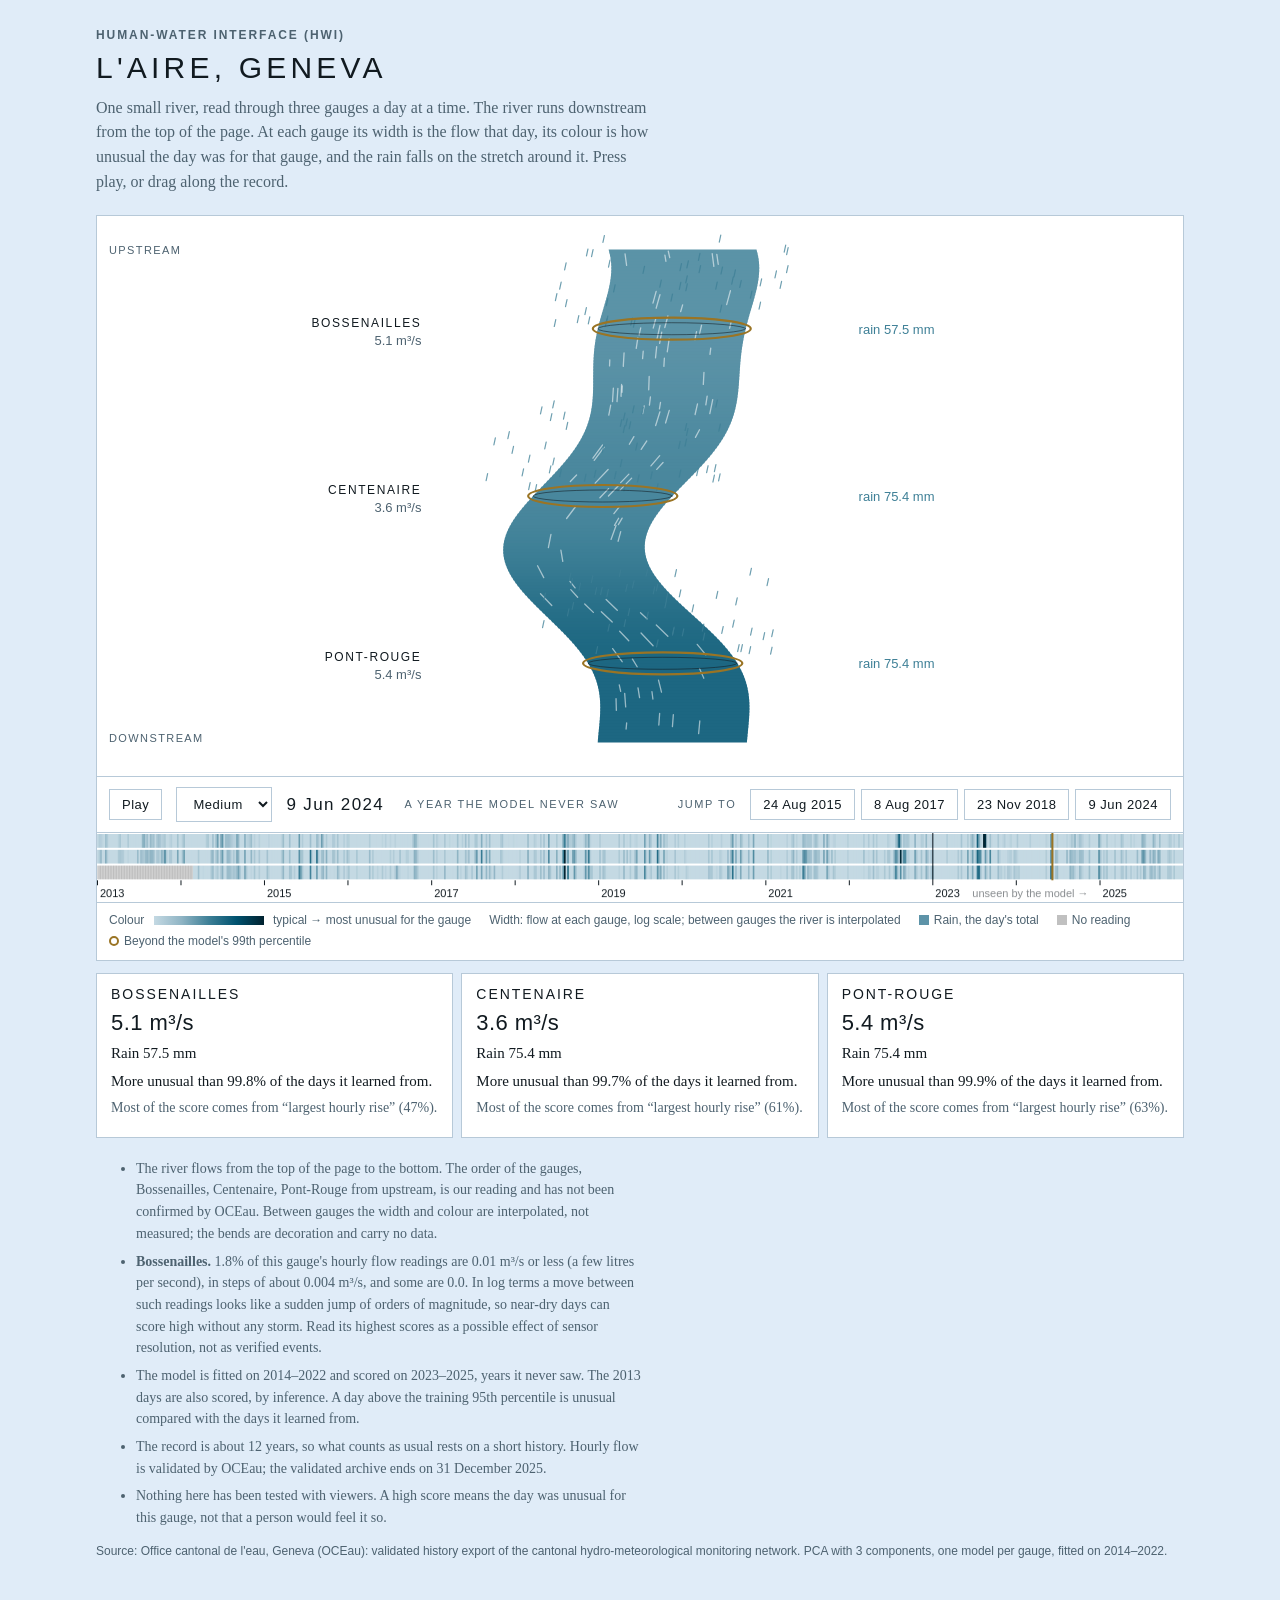
<file: docs/aire/index.html>
<!doctype html>
<html lang="en">
<head>
<meta charset="utf-8">
<meta name="viewport" content="width=device-width, initial-scale=1">
<meta name="robots" content="noindex, nofollow">
<title>L'Aire, Geneva · Human-Water Interface</title>
<style>
/* Human-Water Interface artefact for L'Aire, Geneva. Reads hwi.json (derived from OCEau's validated export) or window.__HWI__. Unlisted, not indexed. */
:root {
  --bg: #e0ecf8; --panel: #ffffff; --ink: #111a20; --muted: #4d6270; --rule: #b7c9d8;
  --c0: #c4d9e3; --c1: #8fb4c4; --c2: #3d7f96; --c3: #00526f; --c4: #00212e;   /* typical .. most unusual */
  --gold: #9a7424; --rain: #5d93a8; color-scheme: light;
  --title: neue-frutiger-world, Frutiger, "Helvetica Neue", Helvetica, Arial, sans-serif;
  --body: athelas, "Crimson Pro", Georgia, "Times New Roman", serif;
}
* { box-sizing: border-box; }
[hidden] { display: none !important; }
body { margin: 0; background: var(--bg); color: var(--ink); font: 16px/1.55 var(--body); }
.wrap { max-width: 1120px; margin: 0 auto; padding: 28px 16px 56px; }
.eyebrow { font: 700 12px/1.3 var(--title); letter-spacing: .16em; text-transform: uppercase; color: var(--muted); margin: 0 0 6px; }
h1 { font: 400 clamp(22px, 3.4vw, 30px)/1.2 var(--title); letter-spacing: .14em; text-transform: uppercase; margin: 0 0 10px; }
.deck { color: var(--muted); max-width: 70ch; margin: 0 0 20px; }
.panel { background: var(--panel); border: 1px solid var(--rule); }
.stage { position: relative; }
canvas { display: block; width: 100%; }
#river { height: clamp(440px, 62vw, 560px); touch-action: pan-y; }
#strip { height: 70px; cursor: ew-resize; touch-action: none; border-top: 1px solid var(--rule); }
.bar { display: flex; flex-wrap: wrap; align-items: center; gap: 10px 14px; padding: 10px 12px; border-top: 1px solid var(--rule); font-family: var(--title); font-size: 13px; }
button, select { font: 400 13px/1 var(--title); letter-spacing: .04em; padding: 8px 12px; border: 1px solid var(--rule); background: var(--panel); color: var(--ink); border-radius: 0; cursor: pointer; }
button[aria-pressed="true"] { background: var(--ink); color: var(--panel); border-color: var(--ink); }
button:focus-visible, canvas:focus-visible, select:focus-visible { outline: 2px solid var(--c3); outline-offset: 2px; }
.date { font: 400 17px/1 var(--title); letter-spacing: .08em; min-width: 11ch; }
.tag { font: 400 11px/1 var(--title); letter-spacing: .14em; text-transform: uppercase; color: var(--muted); }
.spacer { flex: 1; }
.legend { display: flex; flex-wrap: wrap; align-items: center; gap: 6px 18px; font: 400 12px/1.3 var(--title); color: var(--muted); padding: 10px 12px; border-top: 1px solid var(--rule); }
.legend .ramp { display: inline-block; width: 110px; height: 9px; vertical-align: middle; margin: 0 6px; background: linear-gradient(90deg, var(--c0), var(--c1), var(--c2), var(--c3), var(--c4)); }
.legend i { display: inline-block; width: 10px; height: 10px; vertical-align: -1px; margin-right: 5px; }
.cards { display: grid; grid-template-columns: repeat(3, minmax(0, 1fr)); gap: 8px; margin: 12px 0 0; }
.card { padding: 12px 14px; }
.card h2 { font: 400 14px/1.2 var(--title); letter-spacing: .14em; text-transform: uppercase; margin: 0 0 8px; }
.card p { margin: 0 0 6px; font-size: 15px; line-height: 1.45; }
.card .big { font: 400 22px/1.1 var(--title); letter-spacing: .02em; margin: 0 0 8px; }
.card .why { font-size: 14px; color: var(--muted); }
.notes { margin: 20px 0 0; max-width: 78ch; font-size: 14px; color: var(--muted); }
.notes li { margin: 0 0 6px; }
.src { font: 400 12px/1.4 var(--title); color: var(--muted); margin: 14px 0 0; }
@media (max-width: 760px) { .cards { grid-template-columns: 1fr; } }
</style>
</head>
<body>
<div class="wrap">
  <p class="eyebrow">Human-Water Interface (HWI)</p>
  <h1>L'Aire, Geneva</h1>
  <p class="deck">One small river, read through three gauges a day at a time. The river runs downstream from the top of the page. At each gauge its width is the flow that day, its colour is how unusual the day was for that gauge, and the rain falls on the stretch around it. Press play, or drag along the record.</p>

  <div class="panel stage">
    <canvas id="river" tabindex="0" aria-label="The Aire as one river with three gauges, on the selected day"></canvas>
    <div class="bar">
      <button id="play" type="button" aria-pressed="false">Play</button>
      <select id="speed" aria-label="Speed"><option value="3">Slow</option><option value="8" selected>Medium</option><option value="20">Fast</option></select>
      <span class="date" id="date"></span>
      <span class="tag" id="seen"></span>
      <span class="spacer"></span>
      <span class="tag">Jump to</span>
      <span id="jumps" style="display:flex;flex-wrap:wrap;gap:6px"></span>
    </div>
    <canvas id="strip" aria-label="The whole record, one column per week, three gauges stacked. Drag to move through time."></canvas>
    <div class="legend">
      <span>Colour <span class="ramp"></span> typical → most unusual for the gauge</span>
      <span>Width: flow at each gauge, log scale; between gauges the river is interpolated</span>
      <span><i style="background:var(--rain)"></i>Rain, the day's total</span>
      <span><i style="background:rgba(116,116,116,.45)"></i>No reading</span>
      <span><i style="border:2px solid var(--gold);border-radius:50%"></i>Beyond the model's 99th percentile</span>
    </div>
  </div>

  <div class="cards" id="cards"></div>

  <ul class="notes" id="notes"></ul>
  <p class="src" id="src"></p>
  <p id="err" class="notes" hidden>The data file (hwi.json) was not found.</p>
</div>

<script>
(function () {
  const $ = (id) => document.getElementById(id);
  const clamp = (x, a = 0, b = 1) => Math.max(a, Math.min(b, x));
  const lerp = (a, b, t) => a + (b - a) * t;
  const MS = 864e5, D0 = Date.UTC(2013, 0, 1);
  const RAMP = [[0, [196, 217, 227]], [0.3, [143, 180, 196]], [0.6, [61, 127, 150]], [0.85, [0, 82, 111]], [1, [0, 33, 46]]];
  const ramp = (s) => {
    s = clamp(s);
    for (let i = 1; i < RAMP.length; i++) if (s <= RAMP[i][0]) {
      const [a, ca] = RAMP[i - 1], [b, cb] = RAMP[i], t = (s - a) / (b - a);
      return `rgb(${ca.map((v, k) => Math.round(lerp(v, cb[k], t))).join(",")})`;
    }
    return "rgb(0,33,46)";
  };
  const cv = $("river"), cx = cv.getContext("2d"), sv = $("strip"), sx = sv.getContext("2d");
  let D, G, N, FEAT, t = 0, playing = false, last = 0, dragging = false, Q1;
  const dateOf = (i) => new Date(D0 + Math.round(i) * MS);
  const fmt = (i) => dateOf(i).toLocaleDateString("en-GB", { day: "numeric", month: "short", year: "numeric", timeZone: "UTC" });
  const fontT = '"neue-frutiger-world", Frutiger, "Helvetica Neue", Helvetica, Arial, sans-serif';

  // a value at fractional day tau: linear between two days that both have a reading, else the nearest day (null = none)
  function at(arr, tau) {
    const i0 = Math.floor(tau);
    if (i0 < 0 || i0 >= N) return null;
    const a = arr[i0], b = i0 + 1 < N ? arr[i0 + 1] : null, f = tau - i0;
    if (a != null && b != null) return lerp(a, b, f);
    const n = f < 0.5 ? a : b;
    return n == null ? null : n;
  }
  const L0 = Math.log10(0.02);
  const wid = (q) => clamp((Math.log10(q + 0.02) - L0) / (Math.log10(Q1 + 0.02) - L0));

  function size(c) {
    const r = c.getBoundingClientRect(), d = Math.min(window.devicePixelRatio || 1, 2);
    if (c.width !== Math.round(r.width * d) || c.height !== Math.round(r.height * d)) { c.width = Math.round(r.width * d); c.height = Math.round(r.height * d); }
    c.getContext("2d").setTransform(d, 0, 0, d, 0, 0);
    return [r.width, r.height];
  }

  // One river, drawn as a single body that flows down the page. The gauges are stations along it, upstream first;
  // the width at a station is that gauge's flow on the shown day and the body is interpolated between them.
  const smooth = (x) => x * x * (3 - 2 * x);
  const centre = (u, w) => w * 0.5 + Math.sin(u * 6.9 + 0.6) * w * 0.045 + Math.sin(u * 14.5 + 2.1) * w * 0.016;   // decorative bend, no data
  const hash = (k) => { const x = Math.sin(k * 127.1 + 311.7) * 43758.5453; return x - Math.floor(x); };

  function drawRiver(now) {
    const [w, h] = size(cv);
    cx.clearRect(0, 0, w, h);
    const top = 34, bot = h - 34, span = bot - top, maxHalf = Math.min(w * 0.13, 92);
    const ys = G.map((_, i) => top + span * (0.16 + 0.34 * i));              // stations at 16%, 50%, 84% of the way down
    const q = G.map((g) => at(g.rec, t)), sh = G.map((g) => at(g.norm, t)), rn = G.map((g) => at(g.rain, t));
    const have = q.filter((v) => v != null);
    const half = q.map((v) => (v == null ? null : 3 + wid(v) * (maxHalf - 3)));
    const fill = (i) => half[i] != null ? half[i] : have.length ? (half.filter((v) => v != null).reduce((a, v) => a + v, 0) / have.length) : maxHalf * 0.3;
    const hs = G.map((_, i) => fill(i));
    const at2 = (y, arr) => {                                                  // value at height y, flat beyond the end stations
      if (y <= ys[0]) return arr[0];
      for (let i = 1; i < ys.length; i++) if (y <= ys[i]) return lerp(arr[i - 1], arr[i], smooth((y - ys[i - 1]) / (ys[i] - ys[i - 1])));
      return arr[arr.length - 1];
    };
    const shs = sh.map((v) => (v == null ? 0 : v));
    const miss = (y) => ys.some((yy, i) => half[i] == null && Math.abs(y - yy) < span * 0.17);
    const cl = (y) => centre((y - top) / span, w);
    for (let y = top; y < bot; y += 3) {
      const hw = at2(y, hs), c0 = cl(y), c1 = cl(y + 3), hw1 = at2(y + 3, hs);
      cx.fillStyle = miss(y) ? "rgba(116,116,116,0.30)" : ramp(at2(y, shs));
      cx.beginPath();
      cx.moveTo(c0 - hw, y - 0.5); cx.lineTo(c0 + hw, y - 0.5); cx.lineTo(c1 + hw1, y + 3.5); cx.lineTo(c1 - hw1, y + 3.5); cx.closePath(); cx.fill();
    }
    // the water moving: pale streaks run downstream faster where there is more of it
    const speed = (y) => 0.025 + 0.16 * (at2(y, G.map((_, i) => (q[i] == null ? 0.3 : wid(q[i])))));
    cx.strokeStyle = "rgba(255,255,255,0.55)"; cx.lineWidth = 1.3; cx.lineCap = "round";
    for (let k = 0; k < 90; k++) {
      const lat = (hash(k + 99) * 2 - 1) * 0.8, y0 = hash(k + 7);
      // each streak keeps its lane and drifts downstream at the speed of the water where it started
      const y = top + ((y0 + (now / 1000) * speed(top + y0 * span) * 0.9) % 1) * span, len = 6 + 8 * hash(k + 5);
      if (y + len > bot) continue;
      cx.beginPath(); cx.moveTo(cl(y) + at2(y, hs) * lat, y); cx.lineTo(cl(y + len) + at2(y + len, hs) * lat, y + len); cx.stroke();
    }
    // the rain falling on each station's reach
    cx.strokeStyle = "rgba(61,127,150,0.75)"; cx.lineWidth = 1.2;
    G.forEach((g, i) => {
      const r = rn[i]; if (r == null || r < 0.2) return;
      const nd = Math.round(clamp(Math.log10(1 + r) / Math.log10(76)) * 46);
      for (let k = 0; k < nd; k++) {
        const ph = (hash(k + i * 50) + now / 1000 * (0.7 + 0.5 * hash(k + 20 + i))) % 1, dyy = ys[i] - 96 + ph * 88;
        const xx = cl(ys[i]) + (hash(k + 300 + i * 50) * 2 - 1) * (maxHalf * 1.3);
        cx.beginPath(); cx.moveTo(xx, dyy); cx.lineTo(xx - 1.5, dyy + 7); cx.stroke();
      }
    });
    // stations: a cross-section ring, ringed in gold beyond the model's 99th percentile, with name and readings beside it
    cx.textBaseline = "alphabetic";
    G.forEach((g, i) => {
      const c = cl(ys[i]), hw = hs[i], sc = at(g.score, t);
      cx.strokeStyle = "rgba(17,26,32,0.55)"; cx.lineWidth = 1;
      cx.beginPath(); cx.ellipse(c, ys[i], hw, 6, 0, 0, Math.PI * 2); cx.stroke();
      if (sc != null && sc > g.p99) { cx.strokeStyle = "#9a7424"; cx.lineWidth = 2.2; cx.beginPath(); cx.ellipse(c, ys[i], hw + 5, 11, 0, 0, Math.PI * 2); cx.stroke(); }
      const xl = w * 0.5 - maxHalf * 1.55 - w * 0.07, xr = w * 0.5 + maxHalf * 1.55 + w * 0.07;   // clear of the widest swing of the bends
      cx.fillStyle = "#111a20"; cx.font = `400 12px ${fontT}`; cx.textAlign = "right";
      if ("letterSpacing" in cx) cx.letterSpacing = "1.6px";
      cx.fillText(g.name.toUpperCase(), xl, ys[i] - 2);
      if ("letterSpacing" in cx) cx.letterSpacing = "0px";
      cx.fillStyle = "#4d6270"; cx.font = `400 13px ${fontT}`;
      cx.fillText(q[i] == null ? "no reading" : `${q[i].toFixed(q[i] < 1 ? 2 : 1)} m³/s`, xl, ys[i] + 16);
      cx.textAlign = "left";
      cx.fillStyle = "#3d7f96"; cx.fillText(rn[i] == null ? "no rain reading" : `rain ${rn[i].toFixed(1)} mm`, xr, ys[i] + 5);
    });
    cx.textAlign = "left"; cx.fillStyle = "#4d6270"; cx.font = `400 11px ${fontT}`;
    if ("letterSpacing" in cx) cx.letterSpacing = "1.4px";
    cx.fillText("UPSTREAM", 12, top + 4); cx.fillText("DOWNSTREAM", 12, bot);
    if ("letterSpacing" in cx) cx.letterSpacing = "0px";
  }

  // the whole record: one column per week, three rows; colour = the week's highest score shade
  const WEEKS = () => Math.ceil(N / 7);
  function drawStrip() {
    const [w, h] = size(sv);
    sx.clearRect(0, 0, w, h);
    const rows = G.length, rh = (h - 22) / rows, nW = WEEKS(), cw = w / nW;
    G.forEach((g, gi) => {
      for (let k = 0; k < nW; k++) {
        let best = null, any = false;
        for (let d = k * 7; d < Math.min(N, k * 7 + 7); d++) { if (g.rec[d] != null) any = true; const s = g.norm[d]; if (s != null && (best == null || s > best)) best = s; }
        sx.fillStyle = !any ? "rgba(116,116,116,0.28)" : ramp(best || 0);
        sx.fillRect(k * cw, gi * rh + 1, Math.ceil(cw) + 0.5, rh - 2);
      }
    });
    // the years the model never saw
    const x23 = (Date.UTC(2023, 0, 1) - D0) / MS / N * w;
    sx.fillStyle = "#111a20"; sx.font = `400 11px ${fontT}`;
    for (let y = 2013; y <= 2025; y++) { const x = (Date.UTC(y, 0, 1) - D0) / MS / N * w; sx.fillRect(x, rows * rh, 1, 5); if (y % 2 === 1) sx.fillText(String(y), x + 3, h - 5); }
    sx.fillStyle = "rgba(17,26,32,0.5)"; sx.fillText("unseen by the model →", x23 + 40, h - 5);
    sx.strokeStyle = "#111a20"; sx.lineWidth = 1; sx.beginPath(); sx.moveTo(x23 + 0.5, 0); sx.lineTo(x23 + 0.5, rows * rh); sx.stroke();
    // the shown window and the present
    const xb = clamp(t / N) * w;
    sx.strokeStyle = "#9a7424"; sx.lineWidth = 2; sx.beginPath(); sx.moveTo(xb, 0); sx.lineTo(xb, rows * rh); sx.stroke();
  }

  let shown = -1;
  function cards() {
    const i = clamp(Math.round(t), 0, N - 1);
    $("date").textContent = fmt(i);
    const yr = dateOf(i).getUTCFullYear();
    $("seen").textContent = yr >= 2023 ? "A year the model never saw" : yr === 2013 ? "Scored, not learned from" : "A year the model learned from";
    if (i === shown) return;
    shown = i;
    $("cards").innerHTML = G.map((g) => {
      const q = g.rec[i], rain = g.rain[i], sc = g.score[i], pc = g.pct[i];
      let why = "";
      if (sc != null && sc > g.p90) {
        const r = FEAT.map((f, j) => [f.label, g.res[j][i] || 0]).sort((a, b) => b[1] - a[1])[0];
        why = `Most of the score comes from “${r[0].toLowerCase()}” (${Math.round(100 * r[1] / sc)}%).`;
      } else if (sc != null) why = "Within the usual range of days it learned from.";
      return `<div class="panel card"><h2>${g.name}</h2>
        <p class="big">${q == null ? "No reading" : q.toFixed(q < 1 ? 2 : 1) + " m³/s"}</p>
        <p>${rain == null ? "No rain reading" : "Rain " + rain.toFixed(1) + " mm"}</p>
        <p>${pc == null ? "Not scored." : `More unusual than ${pc >= 0.9995 ? "99.9%" : (pc * 100).toFixed(pc > 0.99 ? 1 : 0) + "%"} of the days it learned from.`}</p>
        <p class="why">${why}</p></div>`;
    }).join("");
  }

  function frame(now) {
    if (playing) {
      const dt = Math.min(0.1, (now - last) / 1000);
      t += dt * Number($("speed").value);
      if (t >= N - 1) { t = N - 1; setPlaying(false); }
    }
    last = now;
    drawRiver(now); drawStrip(); cards();
    requestAnimationFrame(frame);
  }
  function setPlaying(on) { playing = on; $("play").textContent = on ? "Pause" : "Play"; $("play").setAttribute("aria-pressed", on); }
  function seek(i) { t = clamp(i, 0, N - 1); shown = -1; }
  function stripAt(e) {
    const r = sv.getBoundingClientRect(), x = (e.clientX - r.left) / r.width;
    seek(x * N);
  }

  function init(data) {
    D = data; G = D.groups; N = G[0].n; FEAT = D.features;
    Q1 = Math.max(...G.map((g) => Math.max(...g.rec.filter((v) => v != null))));
    // starting points: days when at least two gauges were beyond the model's 99th percentile, the rainiest first (one per spell).
    // A single gauge's top score is not enough: Bossenailles's highest days are near-zero readings, not storms (see the note).
    const picks = [];
    for (let i = 0; i < N; i++) {
      if (G.filter((g) => g.score[i] != null && g.score[i] > g.p99).length >= 2) picks.push([i, G.reduce((a, g) => a + (g.rain[i] || 0), 0) / G.length]);
    }
    picks.sort((a, b) => b[1] - a[1]);
    const chosen = [];
    for (const [d] of picks) if (chosen.every((c) => Math.abs(c - d) > 5)) chosen.push(d);
    $("jumps").innerHTML = chosen.slice(0, 4).sort((a, b) => a - b).map((d) => `<button type="button" data-d="${d}">${fmt(d).replace(/ (\d{4})$/, " $1")}</button>`).join("");
    $("jumps").addEventListener("click", (e) => { const b = e.target.closest("button"); if (b) { setPlaying(false); seek(Number(b.dataset.d)); } });
    $("notes").innerHTML = [
      `The river flows from the top of the page to the bottom. The order of the gauges, Bossenailles, Centenaire, Pont-Rouge from upstream, is our reading and has not been confirmed by OCEau. Between gauges the width and colour are interpolated, not measured; the bends are decoration and carry no data.`,
      ...(D.groups.map((g) => g.note).filter(Boolean).map((n) => `<b>${G.find((g) => g.note === n).name}.</b> ${n}`)),
      ...D.limits.filter((l) => !/order along the river/.test(l)),
    ].map((n) => `<li>${n}</li>`).join("");
    $("src").textContent = `Source: ${D.source} ${D.method}`;
    const qd = new URLSearchParams(location.search).get("d");          // ?d=2024-06-09 opens on that day
    seek(qd && !isNaN(Date.parse(qd)) ? (Date.parse(qd) - D0) / MS : chosen.length ? chosen[0] : N - 1);
    $("play").addEventListener("click", () => { if (t >= N - 1) seek(0); setPlaying(!playing); });
    sv.addEventListener("pointerdown", (e) => { dragging = true; sv.setPointerCapture(e.pointerId); setPlaying(false); stripAt(e); });
    sv.addEventListener("pointermove", (e) => { if (dragging) stripAt(e); });
    sv.addEventListener("pointerup", () => { dragging = false; });
    window.addEventListener("keydown", (e) => {
      if (e.target.tagName === "SELECT") return;
      if (e.key === " ") { e.preventDefault(); $("play").click(); }
      else if (e.key === "ArrowRight") { setPlaying(false); seek(Math.round(t) + (e.shiftKey ? 7 : 1)); }
      else if (e.key === "ArrowLeft") { setPlaying(false); seek(Math.round(t) - (e.shiftKey ? 7 : 1)); }
    });
    requestAnimationFrame(frame);
  }

  (window.__HWI__ ? Promise.resolve(window.__HWI__) : fetch("hwi.json").then((r) => { if (!r.ok) throw new Error(r.status); return r.json(); }))
    .then(init).catch(() => { $("err").hidden = false; });
})();
</script>
</body>
</html>
</file>
